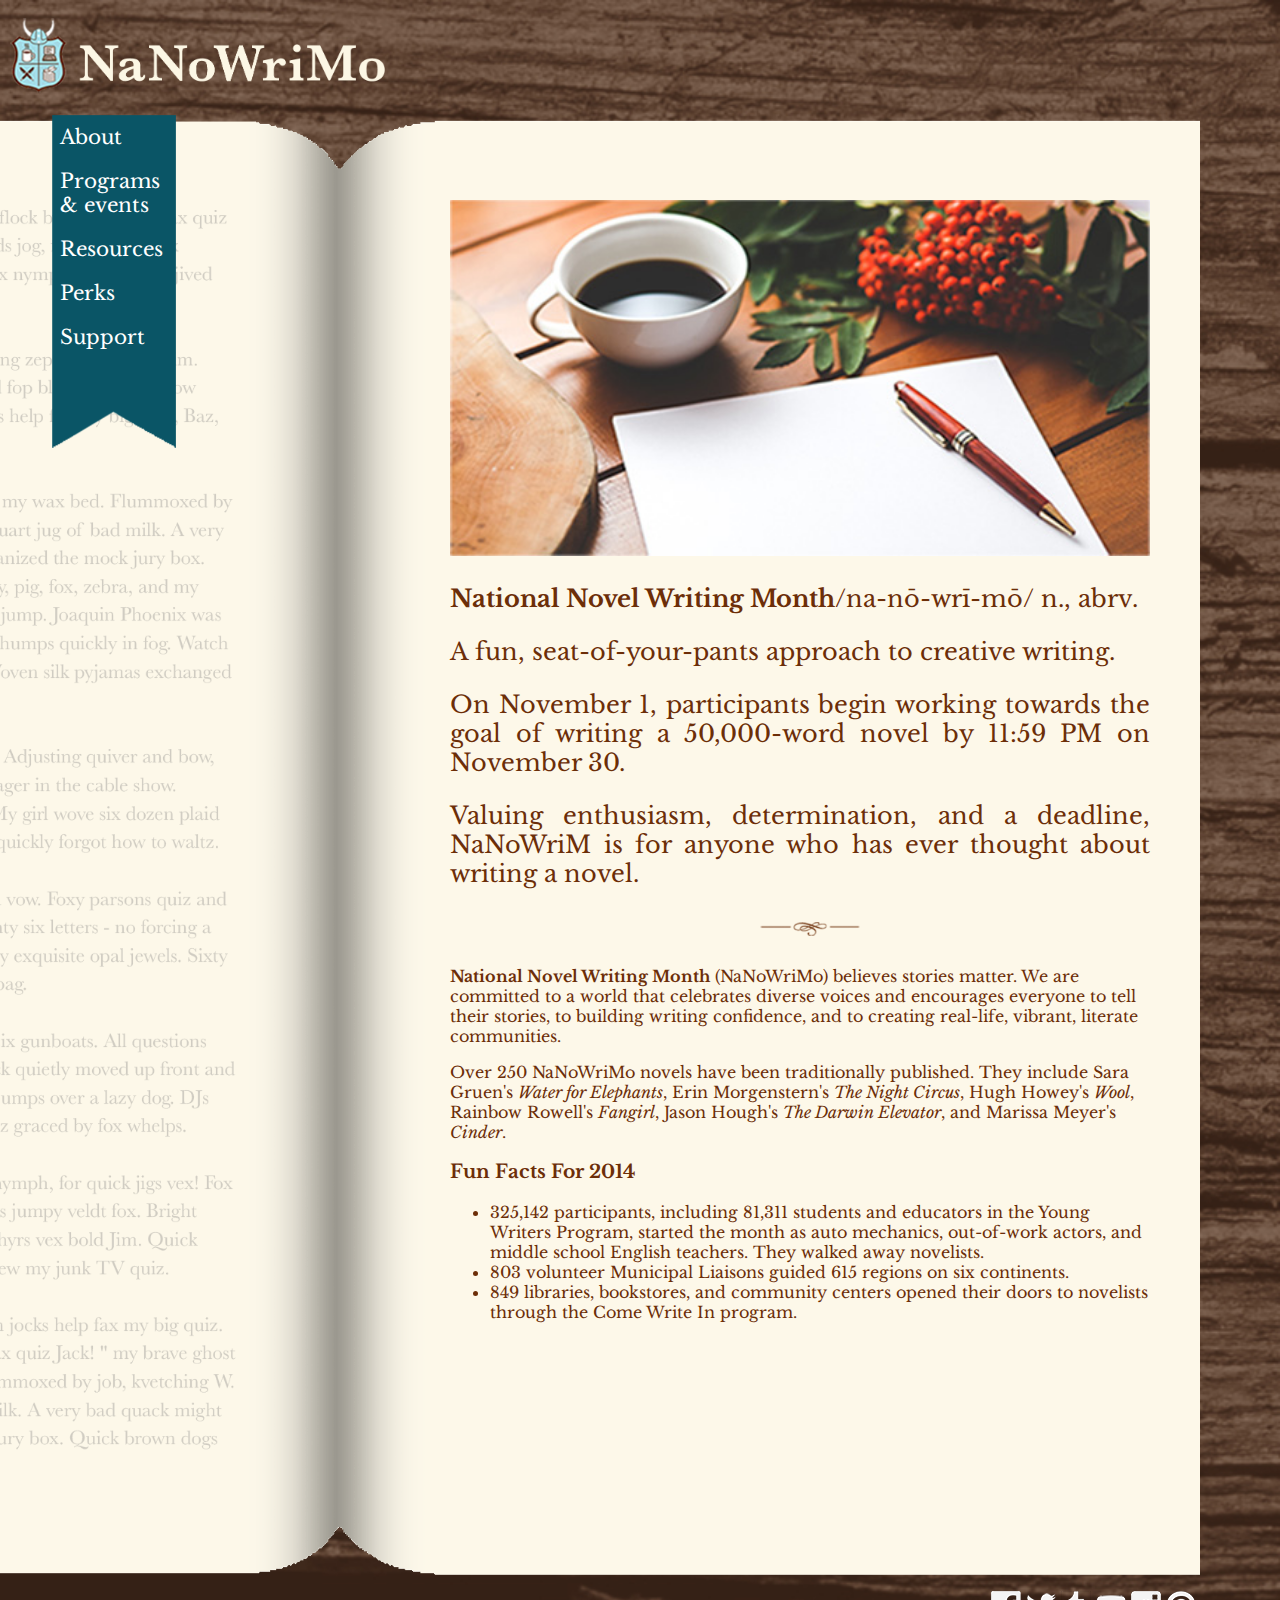
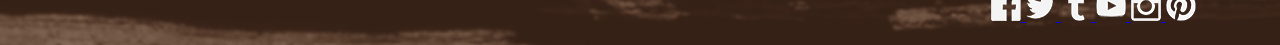
<file: index.html>
<!DOCTYPE html>
<html>
<head>
    <title>NaNoWriMo: A Condensed Guide</title>
    <link rel="stylesheet" media="screen" href="nnwmstyle.css"/>    
</head>
<body>
<a class="header" href="index.html"><img src="images/nnwmlogo.png" alt="Home"  height="75px"></a>
    <ul id="navmenu">
        <li><a class="navlink" href="about.html">About</a></li>
        <li><a class="navlink" href="programs_events.html">Programs &amp; events</a></li>
        <li><a class="navlink" href="resources.html">Resources</a></li>
        <li><a class="navlink" href="perks.html">Perks</a></li>
        <li><a class="navlink" href="support.html">Support</a></li>
    </ul>
<img id="bookpage" src="images/bookpage.png" height="auto">
    <div id="content">
    <img id="homeimg" src="images/homepage.jpg" alt="pen, paper and coffee">
    <div id="intro">
    <p><b>National Novel Writing Month</b>&#47;na-n&#333;-wr&#299;-m&#333;&#47; n., abrv. <p>A fun, seat-of-your-pants approach to creative writing. <p>On November 1, participants begin working towards the goal of writing a 50,000-word novel by 11:59 PM on November 30.<p> Valuing enthusiasm, determination, and a deadline, NaNoWriM is for anyone who has ever thought about writing a novel.
    </p>
    </div>
    <img class="flourish" src="images/flourish.png" width="100px">
    <p><b>National Novel Writing Month</b> (NaNoWriMo) believes stories matter. We are committed to a world that celebrates diverse voices and encourages everyone to tell their stories, to building writing confidence, and to creating real-life, vibrant, literate communities. <p>Over 250 NaNoWriMo novels have been traditionally published. They include Sara Gruen&#39;s <i>Water for Elephants</i>, Erin Morgenstern&#39;s <i>The Night Circus</i>, Hugh Howey&#39;s <i>Wool</i>, Rainbow Rowell&#39;s <i>Fangirl</i>, Jason Hough&#39;s <i>The Darwin Elevator</i>, and Marissa Meyer&#39;s <i>Cinder</i>.
    </p>  
<h3>Fun Facts For 2014</h3>
    <ul>
        <li>325,142 participants, including 81,311 students and educators in the Young Writers Program, started the month as auto mechanics, out-of-work actors, and middle school English teachers. They walked away novelists.</li>
        <li>803 volunteer Municipal Liaisons guided 615 regions on six continents.</li>
        <li>849 libraries, bookstores, and community centers opened their doors to novelists through the Come Write In program.</li>
    </ul>
    </div>
    <footer>
        <a href="http://www.facebook.com/nanowrimo"><img src="images/icon_facebook.png" alt="Facebook"> 
        <a href="http://twitter.com/nanowrimo"><img src="images/icon_twitter.png" alt="Twitter"> 
        <a href="http://blog.nanowrimo.org/"><img src="images/icon_tumblr.png" alt="Tumblr"> 
        <a href="https://www.youtube.com/c/nanowrimo"><img src="images/icon_youtube.png" alt="YouTube"> 
        <a href="http://instagram.com/nanowrimo"><img src="images/icon_instagram.png" alt="Instagram"> 
        <a href="http://pinterest.com/nanowrimo"><img src="images/icon_pinterest.png" alt="Pinterest">
    </footer>
</body>
</html>
</file>
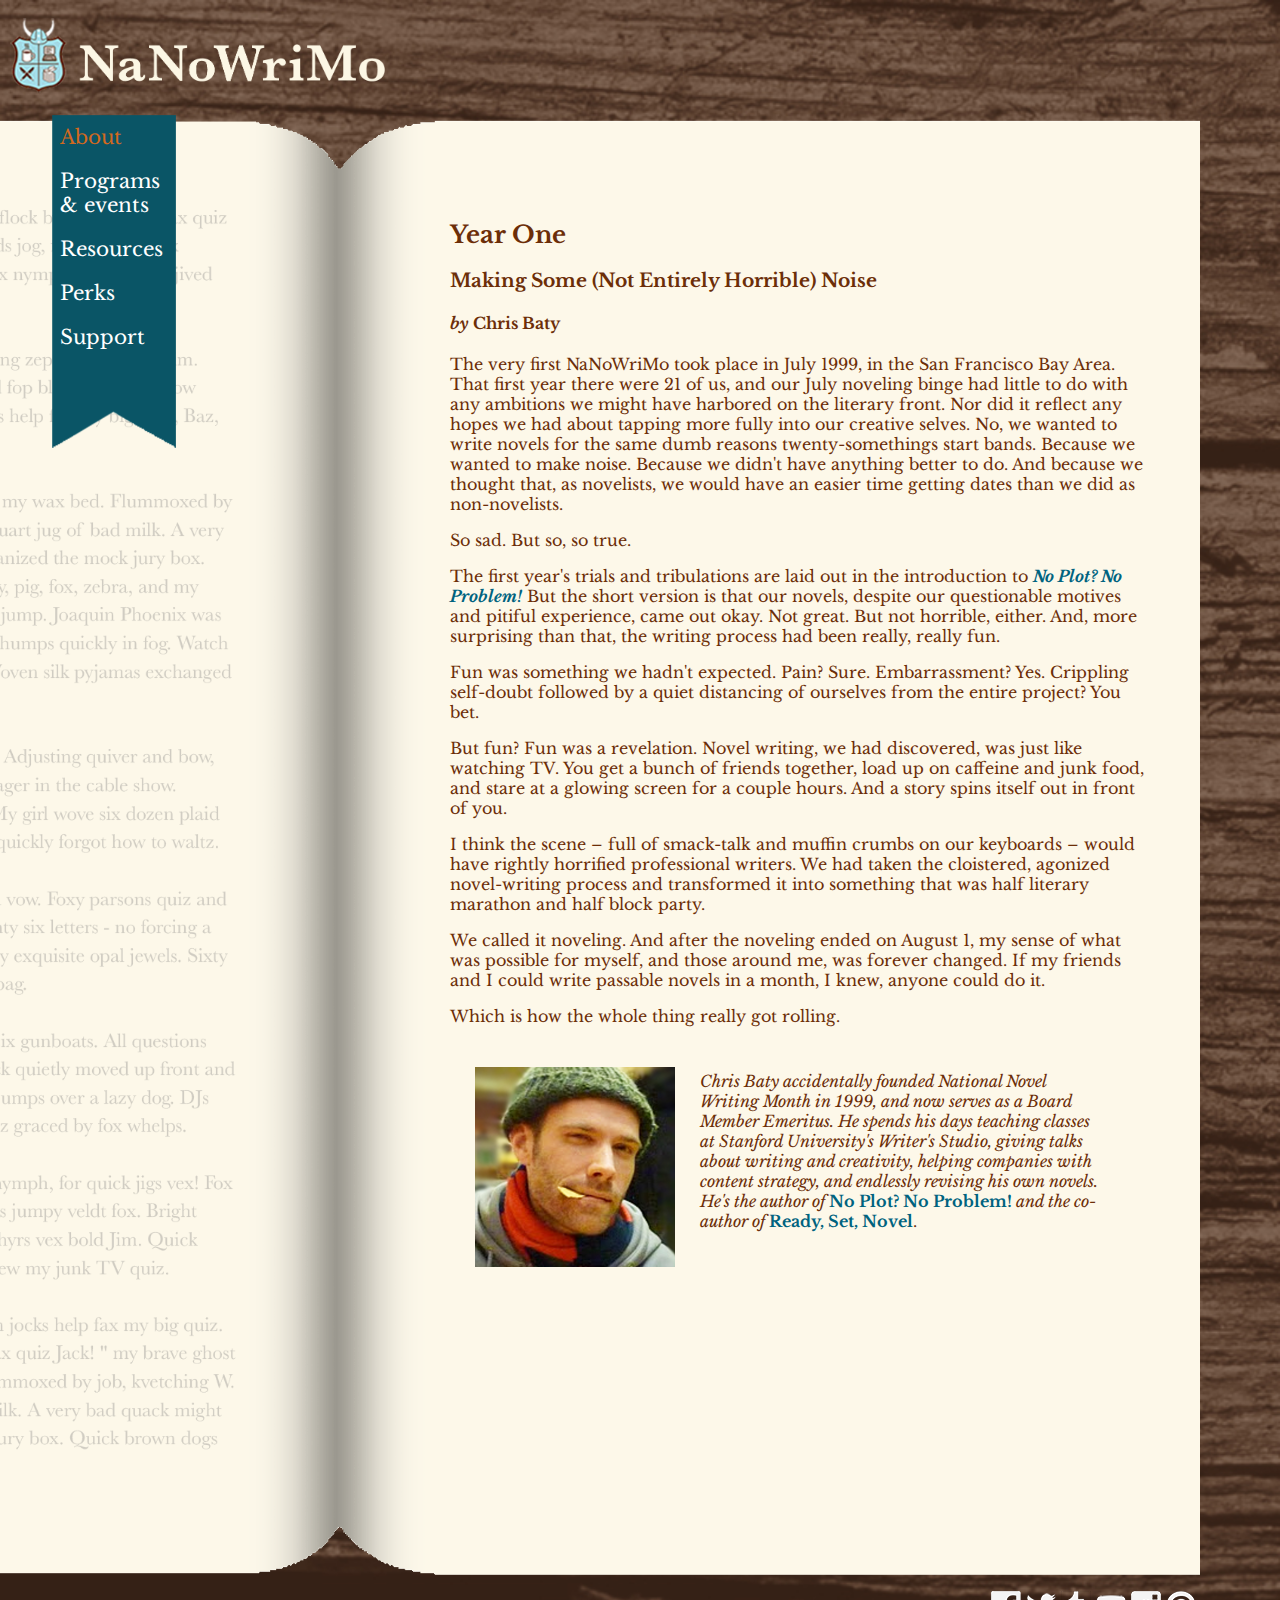
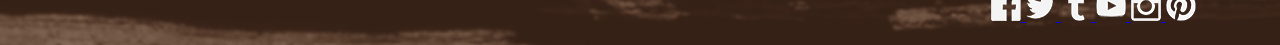
<file: about.html>
<!DOCTYPE html>
<html>
<head>
    <title>NaNoWriMo: A Condensed Guide</title>
    <link rel="stylesheet" media="screen" href="nnwmstyle.css"/>    
</head>
<body>
<a class="header" href="index.html"><img src="images/nnwmlogo.png" alt="Home"  height="75px"></a>
    <ul id="navmenu">
        <li><a class="navlink" id="navcurrent" href="about.html">About</a></li>
        <li><a class="navlink" href="programs_events.html">Programs &amp; events</a></li>
        <li><a class="navlink" href="resources.html">Resources</a></li>
        <li><a class="navlink" href="perks.html">Perks</a></li>
        <li><a class="navlink" href="support.html">Support</a></li>
    </ul>
<img id="bookpage" src="images/bookpage.png" height="auto">
<div id="content">    
<h2 id="abt_title">Year One</h2>
    <h3 id="abt_subtitle">Making Some (Not Entirely Horrible) Noise</h3>
    <h4><i>by</i> Chris Baty</h4>
    <p>The very first NaNoWriMo took place in July 1999, in the San Francisco Bay Area. That first year there were 21 of us, and our July noveling binge had little to do with any ambitions we might have harbored on the literary front. Nor did it reflect any hopes we had about tapping more fully into our creative selves. No, we wanted to write novels for the same dumb reasons twenty-somethings start bands. Because we wanted to make noise. Because we didn&#39;t have anything better to do. And because we thought that, as novelists, we would have an easier time getting dates than we did as non-novelists.<p>So sad. But so, so true.<p>The first year&#39;s trials and tribulations are laid out in the introduction to <a class="external" href="http://www.chrisbaty.com/books/"><i>No Plot? No Problem!</i></a> But the short version is that our novels, despite our questionable motives and pitiful experience, came out okay. Not great. But not horrible, either. And, more surprising than that, the writing process had been really, really fun.<p>Fun was something we hadn&#39;t expected. Pain? Sure. Embarrassment? Yes. Crippling self-doubt followed by a quiet distancing of ourselves from the entire project? You bet.<p>But fun? Fun was a revelation. Novel writing, we had discovered, was just like watching TV. You get a bunch of friends together, load up on caffeine and junk food, and stare at a glowing screen for a couple hours. And a story spins itself out in front of you.<p>I think the scene &ndash; full of smack-talk and muffin crumbs on our keyboards &ndash; would have rightly horrified professional writers. We had taken the cloistered, agonized novel-writing process and transformed it into something that was half literary marathon and half block party.<p>We called it noveling. And after the noveling ended on August 1, my sense of what was possible for myself, and those around me, was forever changed. If my friends and I could write passable novels in a month, I knew, anyone could do it.<p>Which is how the whole thing really got rolling.</p>
<img id="bioimg" class="bio" src="images/chip_shot_400x400.png" alt="Chris Baty" height="200px"/>
    <p id="biotext" class="bio"><i>Chris Baty accidentally founded National Novel Writing Month in 1999, and now serves as a Board Member Emeritus. He spends his days teaching classes at Stanford University&#39;s Writer&#39;s Studio, giving talks about writing and creativity, helping companies with content strategy, and endlessly revising his own novels. He&#39;s the author of </i><a class="external" href="http://www.chrisbaty.com/books/">No Plot? No Problem!</a><i> and the co-author of </i><a class="external" href="http://www.chrisbaty.com/books/">Ready, Set, Novel</a>.</p>
</div>
<footer>
    <a href="http://www.facebook.com/nanowrimo"><img src="images/icon_facebook.png" alt="Facebook"> 
    <a href="http://twitter.com/nanowrimo"><img src="images/icon_twitter.png" alt="Twitter"> 
    <a href="http://blog.nanowrimo.org/"><img src="images/icon_tumblr.png" alt="Tumblr"> 
    <a href="https://www.youtube.com/c/nanowrimo"><img src="images/icon_youtube.png" alt="YouTube"> 
    <a href="http://instagram.com/nanowrimo"><img src="images/icon_instagram.png" alt="Instagram"> 
    <a href="http://pinterest.com/nanowrimo"><img src="images/icon_pinterest.png" alt="Pinterest">
</footer>
    
</body>
</html>
</file>
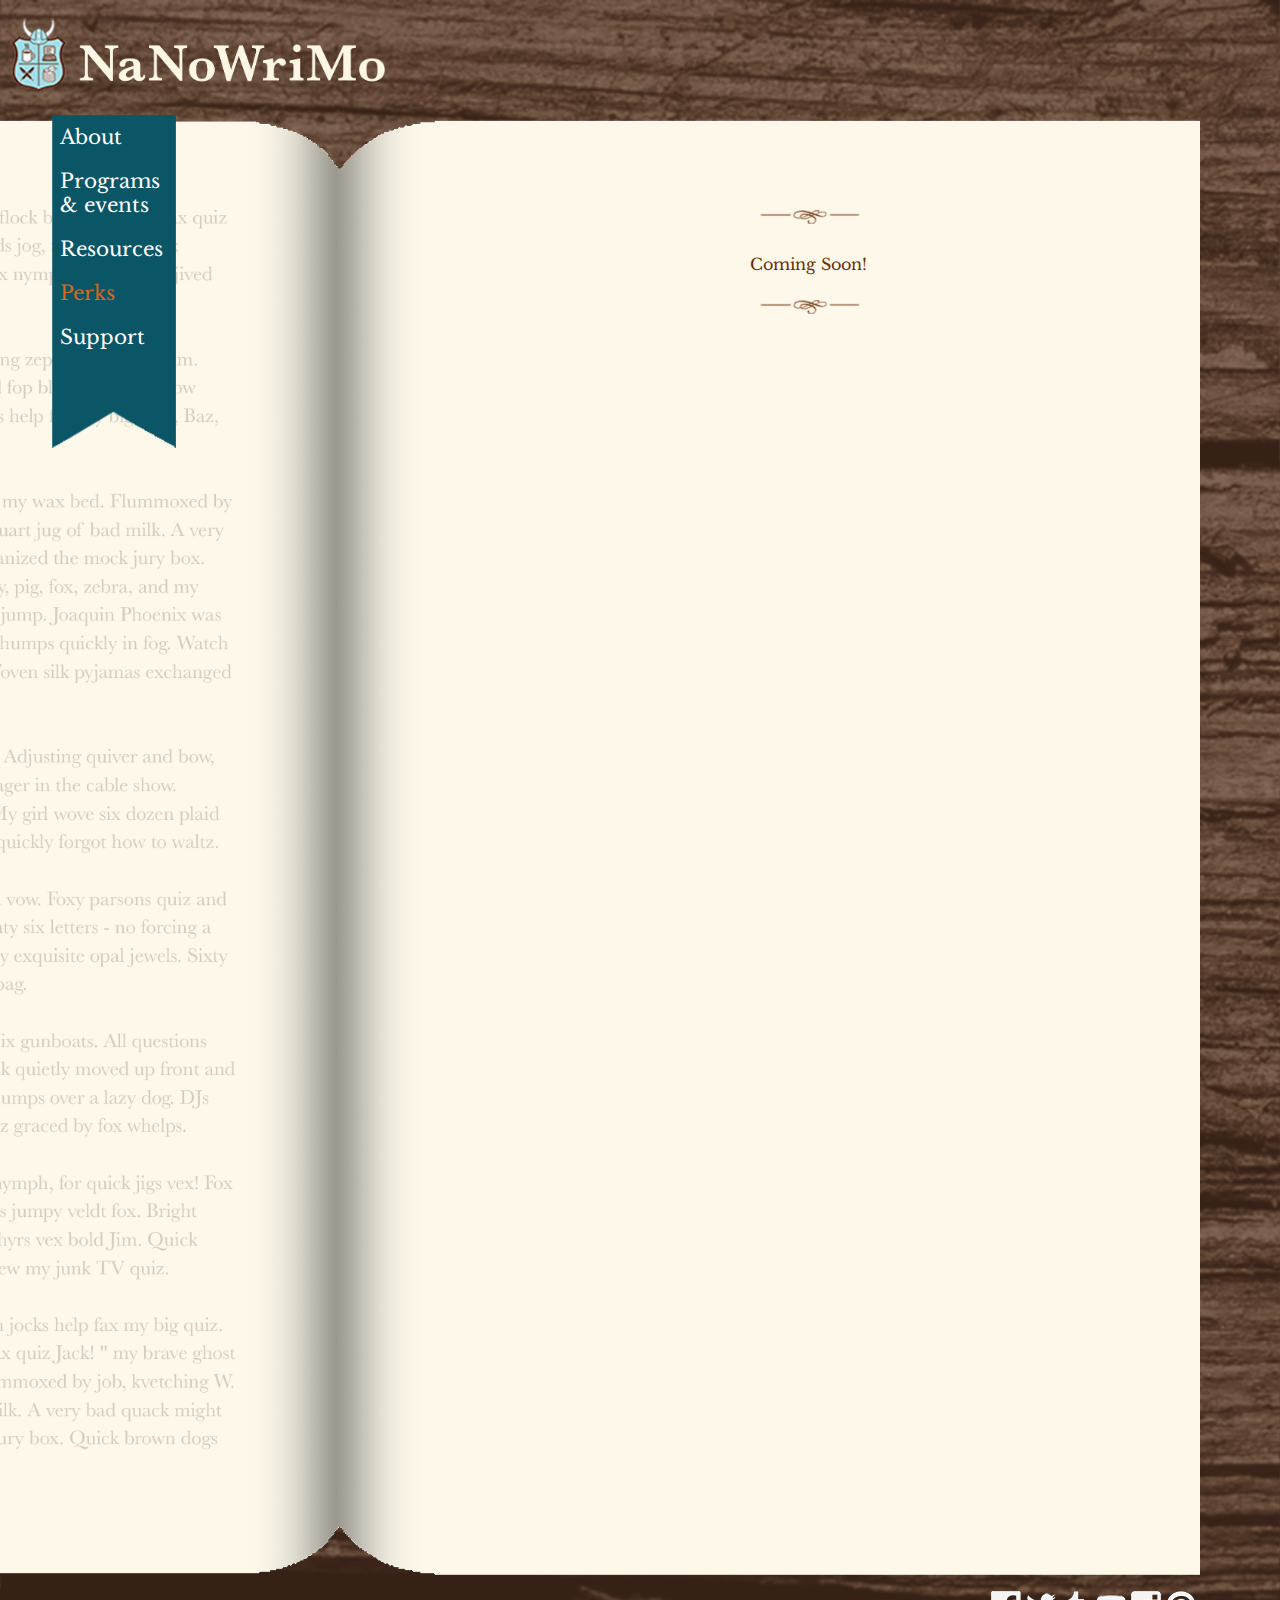
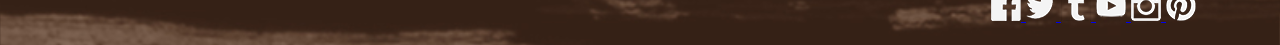
<file: perks.html>
<!DOCTYPE html>
<html>
<head>
    <title>NaNoWriMo: A Condensed Guide</title>
    <link rel="stylesheet" media="screen" href="nnwmstyle.css"/>    
</head>
<body>
<a class="header" href="index.html"><img src="images/nnwmlogo.png" alt="Home"  height="75px"></a>
    <ul id="navmenu">
        <li><a class="navlink" href="about.html">About</a></li>
        <li><a class="navlink" href="programs_events.html">Programs &amp; events</a></li>
        <li><a class="navlink" href="resources.html">Resources</a></li>
        <li><a class="navlink" id="navcurrent" href="perks.html">Perks</a></li>
        <li><a class="navlink" href="support.html">Support</a></li>
    </ul>
<img id="bookpage" src="images/bookpage.png" height="auto">
   <div id="content">
        <img class="flourish" src="images/flourish.png" width="100px">
        <p id="nocontent">Coming Soon!</p>
            <img class="flourish" src="images/flourish.png" width="100px">

    </div>
<footer>
    <a href="http://www.facebook.com/nanowrimo"><img src="images/icon_facebook.png" alt="Facebook"> 
    <a href="http://twitter.com/nanowrimo"><img src="images/icon_twitter.png" alt="Twitter"> 
    <a href="http://blog.nanowrimo.org/"><img src="images/icon_tumblr.png" alt="Tumblr"> 
    <a href="https://www.youtube.com/c/nanowrimo"><img src="images/icon_youtube.png" alt="YouTube"> 
    <a href="http://instagram.com/nanowrimo"><img src="images/icon_instagram.png" alt="Instagram"> 
    <a href="http://pinterest.com/nanowrimo"><img src="images/icon_pinterest.png" alt="Pinterest">
</footer>
    
</body>
</html>
</file>
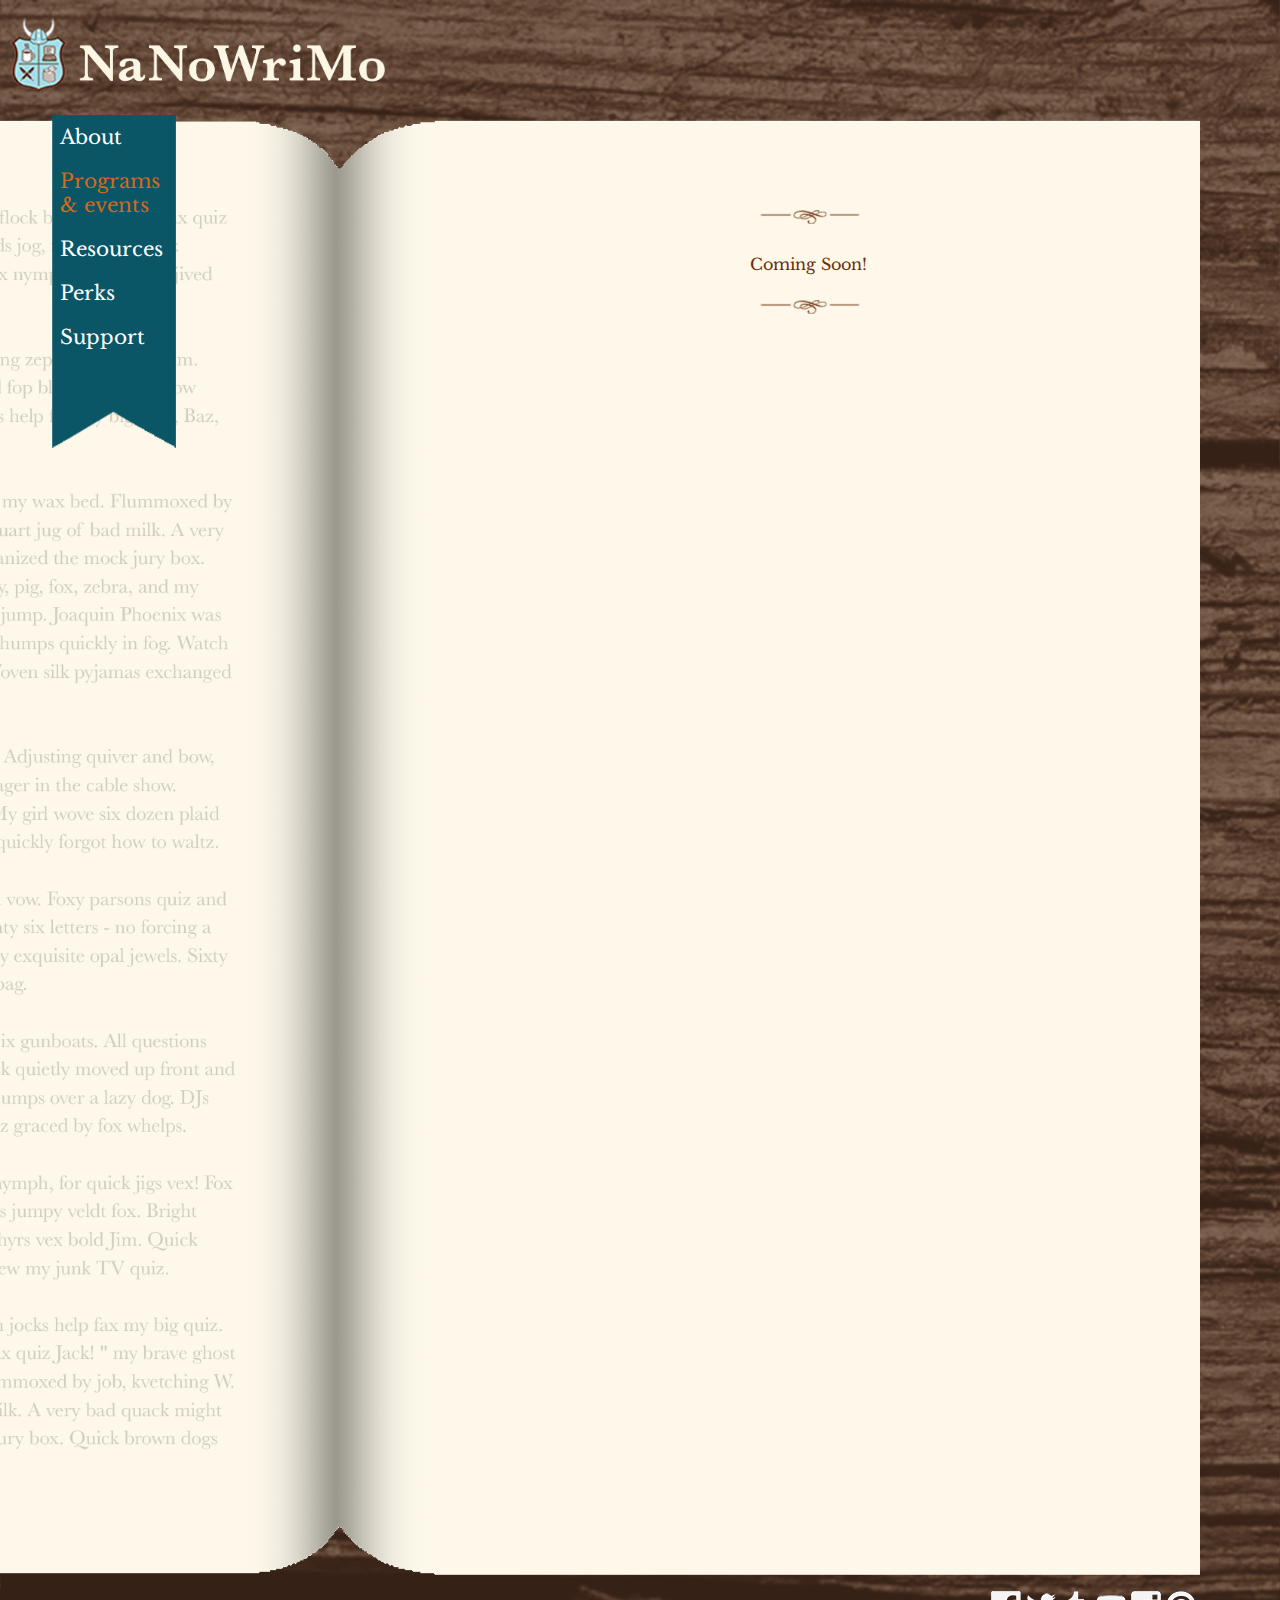
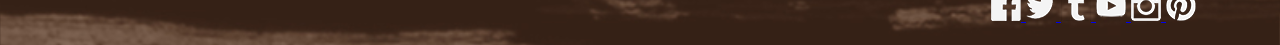
<file: programs_events.html>
<!DOCTYPE html>
<html>
<head>
    <title>NaNoWriMo: A Condensed Guide</title>
    <link rel="stylesheet" media="screen" href="nnwmstyle.css"/>    
</head>
<body>
<a class="header" href="index.html"><img src="images/nnwmlogo.png" alt="Home"  height="75px"></a>
    <ul id="navmenu">
        <li><a class="navlink" href="about.html">About</a></li>
        <li><a class="navlink" id="navcurrent" href="programs_events.html">Programs &amp; events</a></li>
        <li><a class="navlink" href="resources.html">Resources</a></li>
        <li><a class="navlink" href="perks.html">Perks</a></li>
        <li><a class="navlink" href="support.html">Support</a></li>
    </ul>
<img id="bookpage" src="images/bookpage.png" height="auto">
    <div id="content">
        <img class="flourish" src="images/flourish.png" width="100px">
        <p id="nocontent">Coming Soon!</p>
            <img class="flourish" src="images/flourish.png" width="100px">

    </div>
<footer>
    <a href="http://www.facebook.com/nanowrimo"><img src="images/icon_facebook.png" alt="Facebook"> 
    <a href="http://twitter.com/nanowrimo"><img src="images/icon_twitter.png" alt="Twitter"> 
    <a href="http://blog.nanowrimo.org/"><img src="images/icon_tumblr.png" alt="Tumblr"> 
    <a href="https://www.youtube.com/c/nanowrimo"><img src="images/icon_youtube.png" alt="YouTube"> 
    <a href="http://instagram.com/nanowrimo"><img src="images/icon_instagram.png" alt="Instagram"> 
    <a href="http://pinterest.com/nanowrimo"><img src="images/icon_pinterest.png" alt="Pinterest">
</footer>
    
</body>
</html>
</file>
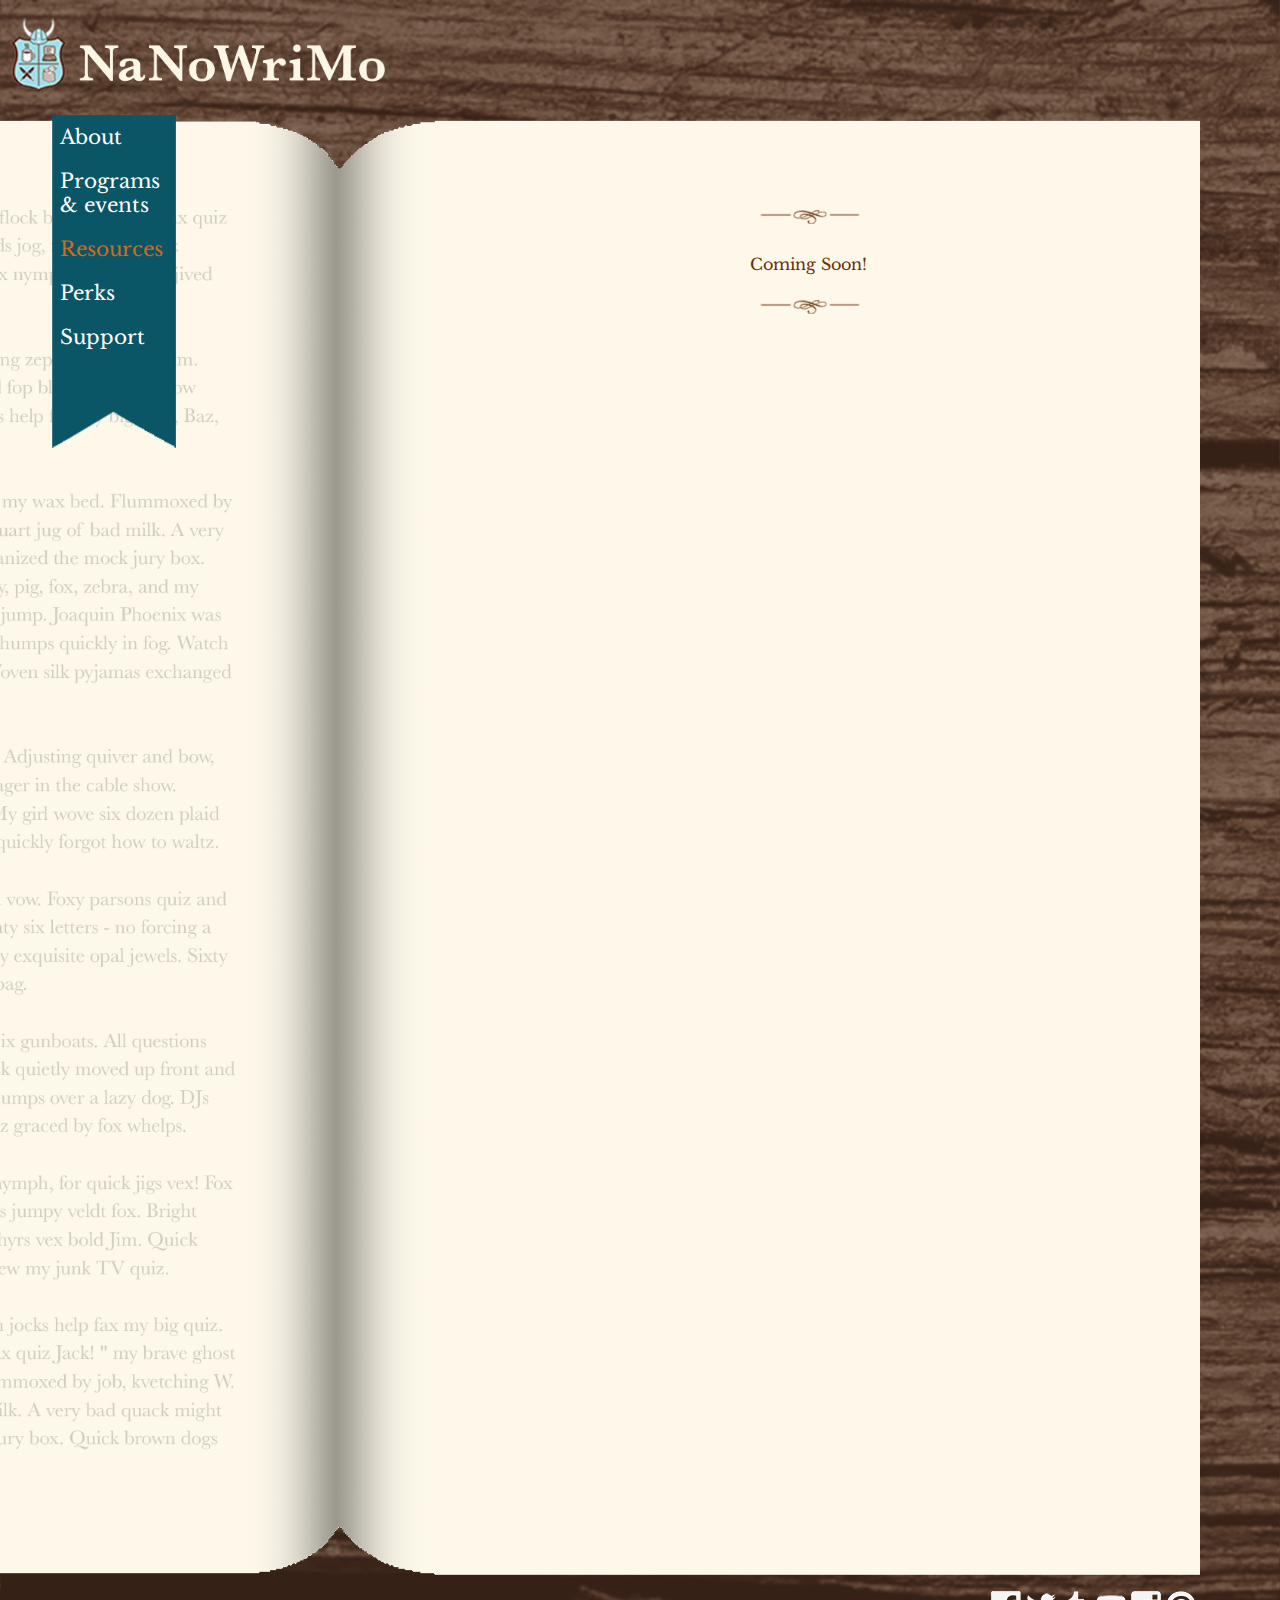
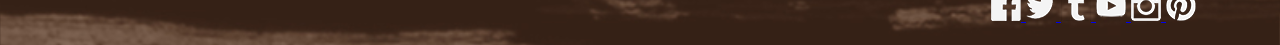
<file: resources.html>
<!DOCTYPE html>
<html>
<head>
    <title>NaNoWriMo: A Condensed Guide</title>
    <link rel="stylesheet" media="screen" href="nnwmstyle.css"/>    
</head>
<body>
<a class="header" href="index.html"><img src="images/nnwmlogo.png" alt="Home"  height="75px"></a>
    <ul id="navmenu">
        <li><a class="navlink" href="about.html">About</a></li>
        <li><a class="navlink" href="programs_events.html">Programs &amp; events</a></li>
        <li><a class="navlink" id="navcurrent" href="resources.html">Resources</a></li>
        <li><a class="navlink" href="perks.html">Perks</a></li>
        <li><a class="navlink" href="support.html">Support</a></li>
    </ul>
<img id="bookpage" src="images/bookpage.png" height="auto">
   <div id="content">
        <img class="flourish" src="images/flourish.png" width="100px">
        <p id="nocontent">Coming Soon!</p>
            <img class="flourish" src="images/flourish.png" width="100px">

    </div>
<footer>
    <a href="http://www.facebook.com/nanowrimo"><img src="images/icon_facebook.png" alt="Facebook"> 
    <a href="http://twitter.com/nanowrimo"><img src="images/icon_twitter.png" alt="Twitter"> 
    <a href="http://blog.nanowrimo.org/"><img src="images/icon_tumblr.png" alt="Tumblr"> 
    <a href="https://www.youtube.com/c/nanowrimo"><img src="images/icon_youtube.png" alt="YouTube"> 
    <a href="http://instagram.com/nanowrimo"><img src="images/icon_instagram.png" alt="Instagram"> 
    <a href="http://pinterest.com/nanowrimo"><img src="images/icon_pinterest.png" alt="Pinterest">
</footer>
    
</body>
</html>
</file>
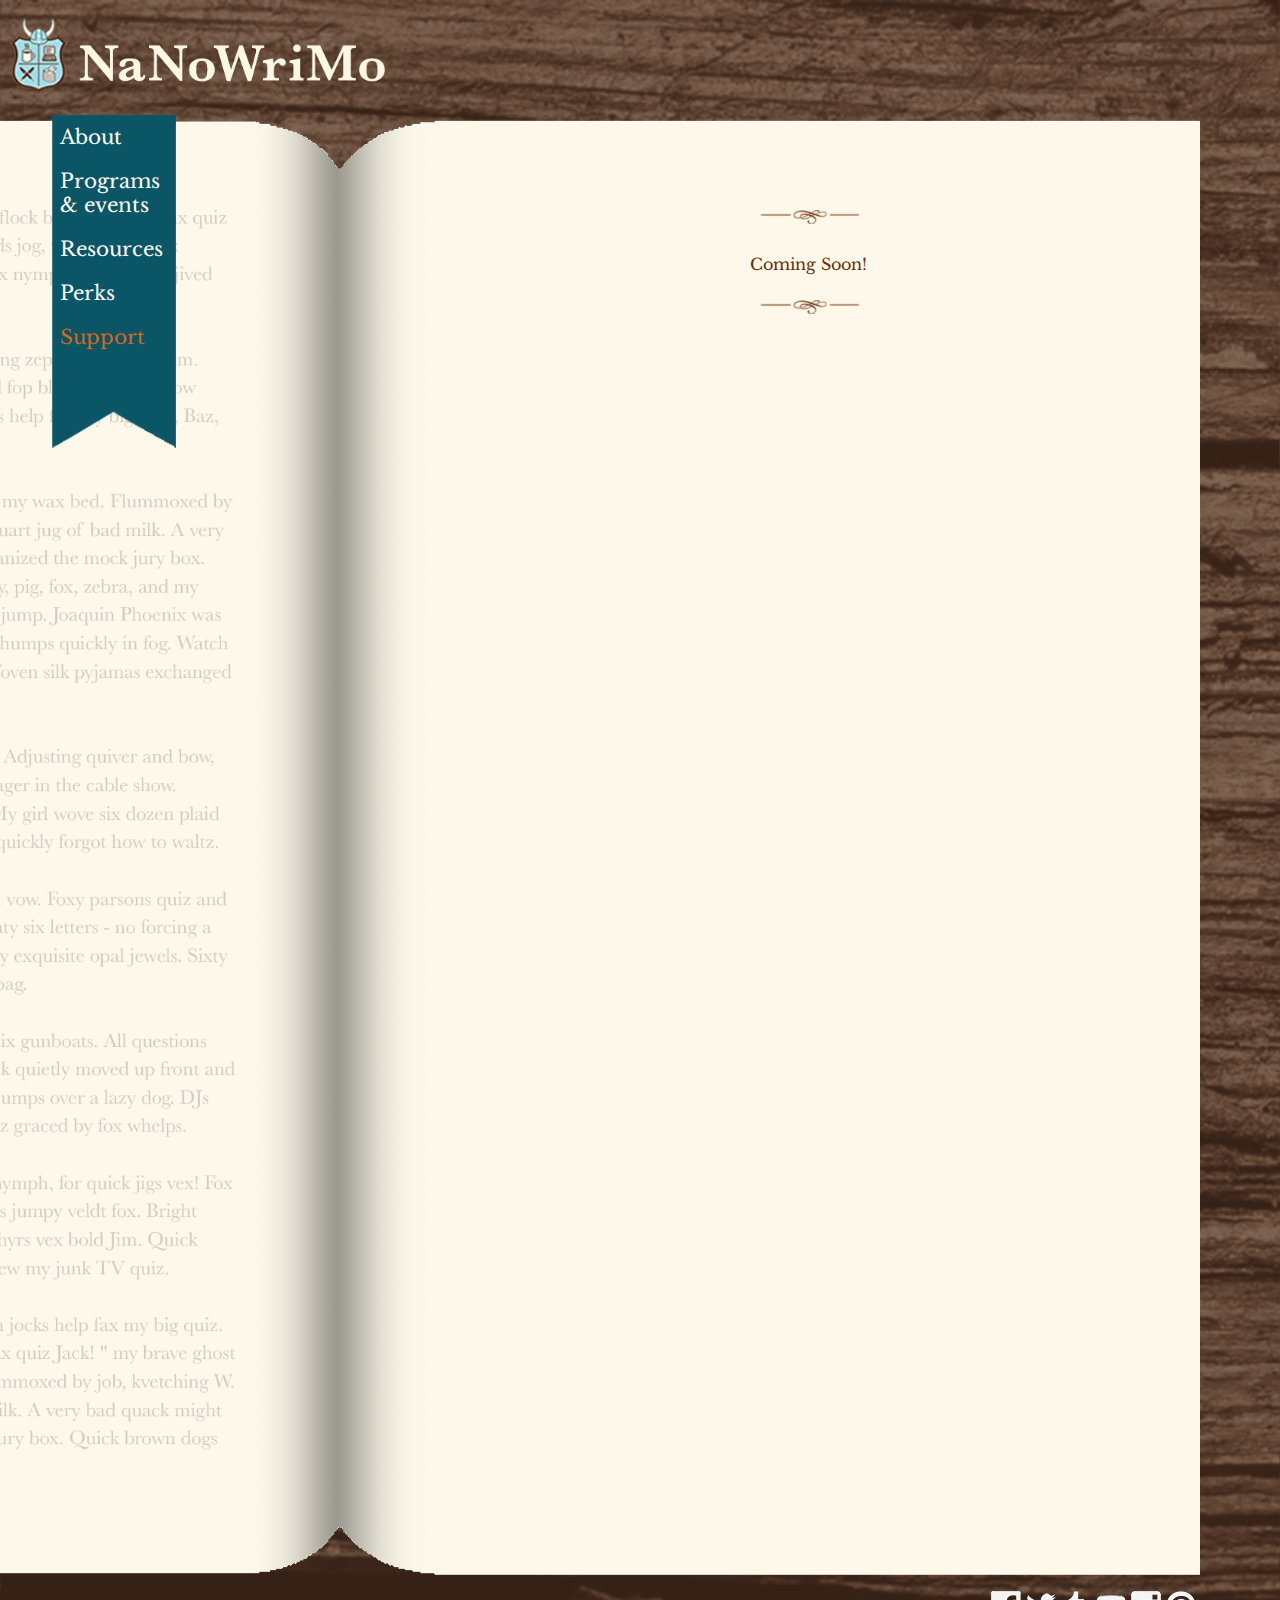
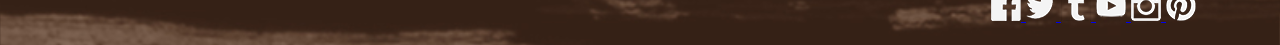
<file: support.html>
<!DOCTYPE html>
<html>
<head>
    <title>NaNoWriMo: A Condensed Guide</title>
    <link rel="stylesheet" media="screen" href="nnwmstyle.css"/>    
</head>
<body>
<a class="header" href="index.html"><img src="images/nnwmlogo.png" alt="Home"  height="75px"></a>
    <ul id="navmenu">
        <li><a class="navlink" href="about.html">About</a></li>
        <li><a class="navlink" href="programs_events.html">Programs &amp; events</a></li>
        <li><a class="navlink" href="resources.html">Resources</a></li>
        <li><a class="navlink" href="perks.html">Perks</a></li>
        <li><a class="navlink"  id="navcurrent" href="support.html">Support</a></li>
    </ul>
<img id="bookpage" src="images/bookpage.png" height="auto">
   <div id="content">
        <img class="flourish" src="images/flourish.png" width="100px">
        <p id="nocontent">Coming Soon!</p>
            <img class="flourish" src="images/flourish.png" width="100px">

    </div>
<footer>
    <a href="http://www.facebook.com/nanowrimo"><img src="images/icon_facebook.png" alt="Facebook"> 
    <a href="http://twitter.com/nanowrimo"><img src="images/icon_twitter.png" alt="Twitter"> 
    <a href="http://blog.nanowrimo.org/"><img src="images/icon_tumblr.png" alt="Tumblr"> 
    <a href="https://www.youtube.com/c/nanowrimo"><img src="images/icon_youtube.png" alt="YouTube"> 
    <a href="http://instagram.com/nanowrimo"><img src="images/icon_instagram.png" alt="Instagram"> 
    <a href="http://pinterest.com/nanowrimo"><img src="images/icon_pinterest.png" alt="Pinterest">
</footer>
    
</body>
</html>
</file>
<file: nnwmstyle.css>
/*styleguide for NaNoWriMo: A Condensed Guide */


@import url(https://fonts.googleapis.com/css?family=Libre+Baskerville:400,400italic,700);

body{
    font-family: 'Libre Baskerville', serif;
    color:#6c2e08;
    background-image: url(images/background.jpg);
    background-size: cover;
    width: 95%;
    margin-left: 0;
}
.header{
    color:white;
    float:left;
    margin: 10px;
}
#bookpage{
    position: relative;
    max-width:1200px;
    top: 10px;
    margin: 0;
}
#navmenu{
    font-size: 20px;
    background-image: url(images/nav_ribbon.png);
    background-size: contain;
    position: absolute;
    top: 115px;
    left: 50px;
    height: 335px;
    width: 130px;
    list-style-type: none;
    margin: 0;
    padding: 0;
    z-index: 10;
}
#navmenu>li{
    margin: 10px;
    float: left;
}
#content{
    width: 700px;
    position:absolute;
    top:200px;
    left:450px
}
#intro{
    text-align: justify;
    font-size: 24px;
}
.external{
    color:#00637f;
    text-decoration: none;
    font-weight: bold;
}
.external:visited{
    color:#6a8287;
}
.external:hover{
    color:#6fc5d7;
}
.navlink{
   color:white;
}
.navlink:link{
    text-decoration: none;     
}
.navlink:hover{
    text-decoration: underline;
}
#navcurrent{
    color:chocolate;
}
footer{
    margin: 20px;
    float: right;
}
#bioimg{
    float:left;
    padding: 15px;
}
#biotext{
    position: relative;
    margin: 35px;
}
.bio{
    padding: 10px;
    margin: 10px;
}
.flourish{
    padding: 10px;
    position: relative;
    left: 300px;
}
#homeimg{
    width: 700px;
}
#nocontent{
    position:relative;
    left: 300px;
}
</file>
